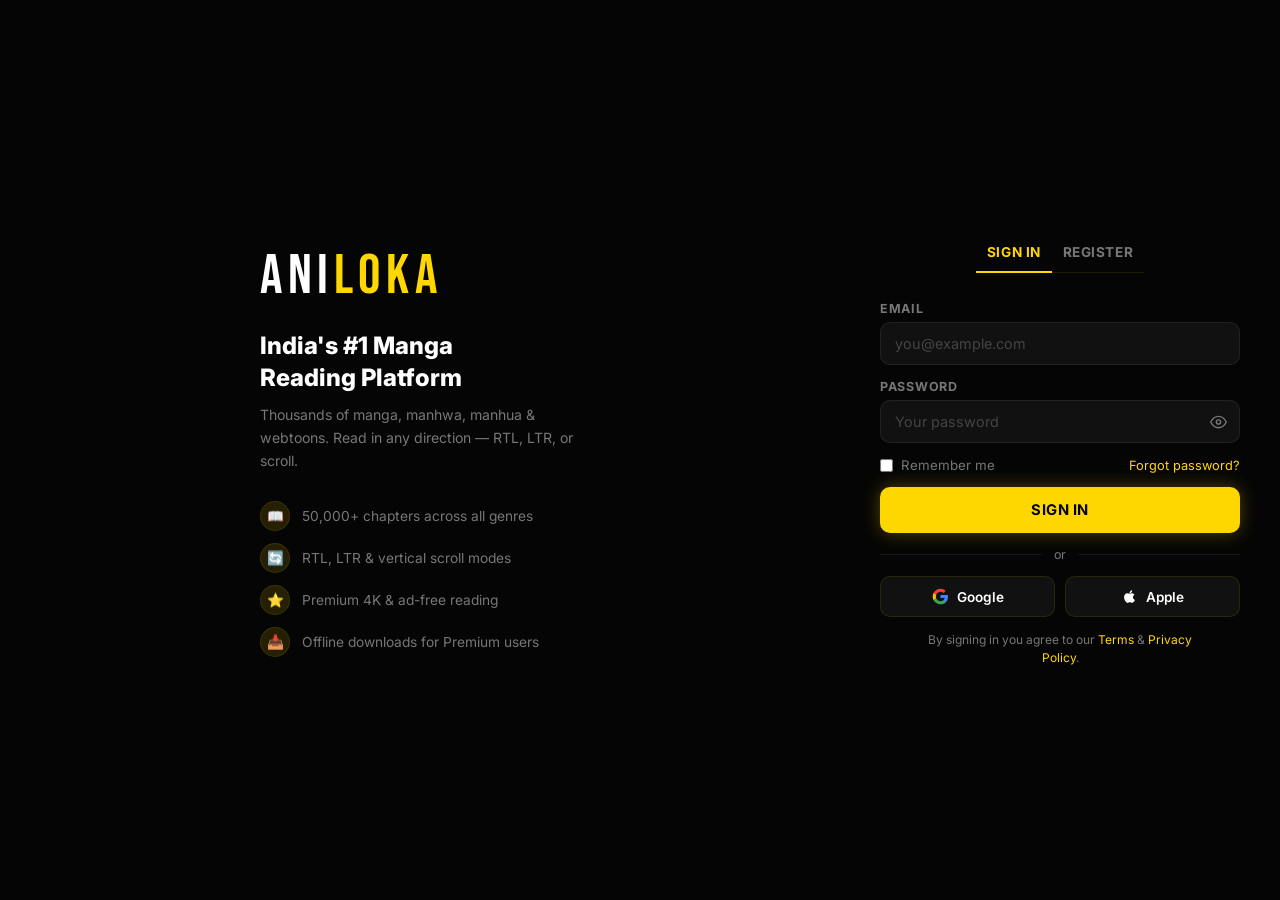
<file: login.html>
<!DOCTYPE html>
<html lang="en">
<head>
<meta charset="UTF-8"><meta name="viewport" content="width=device-width,initial-scale=1">
<title>AniLoka Manga — Sign In</title>
<link rel="stylesheet" href="style.css">
<style>
body{min-height:100vh;display:flex;align-items:stretch;overflow-x:hidden}
.auth-left{flex:1;position:relative;display:flex;align-items:center;justify-content:center;overflow:hidden}
@media(max-width:780px){.auth-left{display:none}}
.al-bg{position:absolute;inset:0;background:url('https://images.unsplash.com/photo-1578632767115-351597cf2477?w=900&q=80') center/cover}
.al-bg::after{content:'';position:absolute;inset:0;background:linear-gradient(to right,rgba(5,5,5,.2),rgba(5,5,5,.88))}
.al-content{position:relative;z-index:2;padding:48px;max-width:460px}
.al-brand{font-family:'Bebas Neue',sans-serif;font-size:3.5rem;letter-spacing:.1em;margin-bottom:20px}
.al-brand .ani{color:#fff}.al-brand .loka{color:var(--accent)}
.al-headline{font-size:1.5rem;font-weight:800;color:#fff;margin-bottom:10px;line-height:1.3}
.al-sub{color:var(--text-dim);font-size:.88rem;line-height:1.65;max-width:320px}
.al-feats{margin-top:28px;display:flex;flex-direction:column;gap:12px}
.al-feat{display:flex;align-items:center;gap:12px;color:var(--text-dim);font-size:.86rem}
.al-feat-icon{width:30px;height:30px;border-radius:50%;background:var(--accent-dim);border:1px solid var(--border);display:flex;align-items:center;justify-content:center;flex-shrink:0;font-size:.85rem}
.auth-right{width:440px;max-width:100vw;display:flex;flex-direction:column;align-items:center;justify-content:center;padding:44px 38px;background:var(--bg);position:relative}
@media(max-width:780px){.auth-right{width:100%;padding:32px 22px}}
.a-logo-m{display:none;font-family:'Bebas Neue',sans-serif;font-size:2.4rem;letter-spacing:.1em;margin-bottom:28px;text-align:center}
.a-logo-m .ani{color:#fff}.a-logo-m .loka{color:var(--accent)}
@media(max-width:780px){.a-logo-m{display:block}}
.a-tabs{display:flex;margin-bottom:28px;border-bottom:1px solid var(--border)}
.a-tab{flex:1;padding:11px;text-align:center;font-weight:700;font-size:.85rem;letter-spacing:.04em;text-transform:uppercase;color:var(--text-dim);cursor:pointer;transition:color .2s;border-bottom:2px solid transparent;margin-bottom:-1px}
.a-tab.active{color:var(--accent);border-bottom-color:var(--accent)}
.a-form{display:flex;flex-direction:column;gap:14px;width:100%;max-width:360px}
.a-form.gone{display:none}
.social-row{display:flex;gap:10px}
.social-btn{flex:1;display:flex;align-items:center;justify-content:center;gap:8px;padding:11px;border-radius:var(--radius);border:1px solid var(--border);background:var(--card);color:#fff;font-size:.85rem;font-weight:600;transition:border-color .2s,background .2s;cursor:pointer}
.social-btn:hover{border-color:var(--accent);background:var(--card2)}
.forgot-link{font-size:.8rem;color:var(--accent);align-self:flex-end;margin-top:-6px;transition:opacity .2s;cursor:pointer}
.forgot-link:hover{opacity:.65}
.a-submit{width:100%;padding:14px;font-size:.92rem}
.a-note{font-size:.75rem;color:var(--text-dim);text-align:center;max-width:300px;margin:0 auto;line-height:1.5}
.a-note a{color:var(--accent)}
#forgotWrap{display:none;flex-direction:column;gap:14px;width:100%;max-width:360px}
#forgotWrap.show{display:flex}
.back-btn{display:flex;align-items:center;gap:6px;color:var(--text-dim);font-size:.83rem;cursor:pointer;transition:color .2s;margin-bottom:4px}
.back-btn:hover{color:#fff}
.success-wrap{display:none;flex-direction:column;align-items:center;gap:14px;text-align:center}
.success-wrap.show{display:flex}
.success-icon{width:68px;height:68px;border-radius:50%;background:var(--accent-dim);border:2px solid var(--accent);display:flex;align-items:center;justify-content:center;font-size:1.8rem;animation:popIn .4s cubic-bezier(.34,1.56,.64,1)}
@keyframes popIn{from{transform:scale(0)}to{transform:scale(1)}}
</style>
</head>
<body class="page-in">
<div class="auth-left">
  <div class="al-bg"></div>
  <div class="al-content">
    <div class="al-brand"><span class="ani">Ani</span><span class="loka">Loka</span></div>
    <div class="al-headline">India's #1 Manga<br>Reading Platform</div>
    <p class="al-sub">Thousands of manga, manhwa, manhua & webtoons. Read in any direction — RTL, LTR, or scroll.</p>
    <div class="al-feats">
      <div class="al-feat"><div class="al-feat-icon">📖</div><span>50,000+ chapters across all genres</span></div>
      <div class="al-feat"><div class="al-feat-icon">🔄</div><span>RTL, LTR & vertical scroll modes</span></div>
      <div class="al-feat"><div class="al-feat-icon">⭐</div><span>Premium 4K & ad-free reading</span></div>
      <div class="al-feat"><div class="al-feat-icon">📥</div><span>Offline downloads for Premium users</span></div>
    </div>
  </div>
</div>

<div class="auth-right">
  <div class="a-logo-m"><span class="ani">Ani</span><span class="loka">Loka</span></div>
  <div class="a-tabs" id="aTabs">
    <div class="a-tab active" data-t="login" onclick="switchTab('login')">Sign In</div>
    <div class="a-tab"       data-t="signup" onclick="switchTab('signup')">Register</div>
  </div>

  <!-- LOGIN -->
  <form class="a-form" id="loginForm" onsubmit="doLogin(event)" novalidate>
    <div class="form-group">
      <label class="form-label">Email</label>
      <input type="email" class="form-input" id="lEmail" placeholder="you@example.com" autocomplete="email">
      <span class="form-error" id="lEmailE">Enter a valid email.</span>
    </div>
    <div class="form-group">
      <label class="form-label">Password</label>
      <div class="pw-wrap">
        <input type="password" class="form-input" id="lPw" placeholder="Your password" autocomplete="current-password">
        <button type="button" class="pw-eye" onclick="toggleEye('lPw',this)">
          <svg width="17" height="17" viewBox="0 0 24 24" fill="none" stroke="currentColor" stroke-width="2"><path d="M1 12s4-8 11-8 11 8 11 8-4 8-11 8-11-8-11-8z"/><circle cx="12" cy="12" r="3"/></svg>
        </button>
      </div>
      <span class="form-error" id="lPwE">Password required.</span>
    </div>
    <div style="display:flex;justify-content:space-between;align-items:center;flex-wrap:wrap;gap:6px">
      <label style="display:flex;align-items:center;gap:8px;cursor:pointer;font-size:.83rem;color:var(--text-dim)">
        <input type="checkbox" id="remMe" style="accent-color:var(--accent)"> Remember me
      </label>
      <span class="forgot-link" onclick="showForgot()">Forgot password?</span>
    </div>
    <button type="submit" class="btn btn-primary a-submit">Sign In</button>
    <div class="divider">or</div>
    <div class="social-row">
      <button type="button" class="social-btn" onclick="socialAuth('Google')">
        <svg width="17" height="17" viewBox="0 0 24 24"><path d="M22.56 12.25c0-.78-.07-1.53-.2-2.25H12v4.26h5.92c-.26 1.37-1.04 2.53-2.21 3.31v2.77h3.57c2.08-1.92 3.28-4.74 3.28-8.09z" fill="#4285F4"/><path d="M12 23c2.97 0 5.46-.98 7.28-2.66l-3.57-2.77c-.98.66-2.23 1.06-3.71 1.06-2.86 0-5.29-1.93-6.16-4.53H2.18v2.84C3.99 20.53 7.7 23 12 23z" fill="#34A853"/><path d="M5.84 14.09c-.22-.66-.35-1.36-.35-2.09s.13-1.43.35-2.09V7.07H2.18C1.43 8.55 1 10.22 1 12s.43 3.45 1.18 4.93l2.85-2.22z" fill="#FBBC05"/><path d="M12 5.38c1.62 0 3.06.56 4.21 1.64l3.15-3.15C17.45 2.09 14.97 1 12 1 7.7 1 3.99 3.47 2.18 7.07l3.66 2.84c.87-2.6 3.3-4.53 6.16-4.53z" fill="#EA4335"/></svg>
        Google
      </button>
      <button type="button" class="social-btn" onclick="socialAuth('Apple')">
        <svg width="17" height="17" viewBox="0 0 24 24" fill="currentColor"><path d="M17.05 20.28c-.98.95-2.05.8-3.08.35-1.09-.46-2.09-.48-3.24 0-1.44.62-2.2.44-3.06-.35C2.79 15.25 3.51 7.7 9.05 7.4c1.29.07 2.17.72 2.93.72.76 0 2.18-.89 3.67-.76 1.54.13 2.69.83 3.41 2.07-3.15 1.89-2.64 5.9.58 7.48-.68 1.43-1.59 2.83-2.59 3.37zM12.03 7.25c-.15-2.23 1.66-4.07 3.74-4.25.29 2.58-2.34 4.5-3.74 4.25z"/></svg>
        Apple
      </button>
    </div>
    <p class="a-note">By signing in you agree to our <a href="#">Terms</a> & <a href="#">Privacy Policy</a>.</p>
  </form>

  <!-- SIGNUP -->
  <form class="a-form gone" id="signupForm" onsubmit="doSignup(event)" novalidate>
    <div class="form-group">
      <label class="form-label">Full Name</label>
      <input type="text" class="form-input" id="sName" placeholder="Your name" autocomplete="name">
      <span class="form-error" id="sNameE">Name required.</span>
    </div>
    <div class="form-group">
      <label class="form-label">Email</label>
      <input type="email" class="form-input" id="sEmail" placeholder="you@example.com" autocomplete="email">
      <span class="form-error" id="sEmailE">Enter a valid email.</span>
    </div>
    <div class="form-group">
      <label class="form-label">Password</label>
      <div class="pw-wrap">
        <input type="password" class="form-input" id="sPw" placeholder="Min 8 characters" autocomplete="new-password">
        <button type="button" class="pw-eye" onclick="toggleEye('sPw',this)">
          <svg width="17" height="17" viewBox="0 0 24 24" fill="none" stroke="currentColor" stroke-width="2"><path d="M1 12s4-8 11-8 11 8 11 8-4 8-11 8-11-8-11-8z"/><circle cx="12" cy="12" r="3"/></svg>
        </button>
      </div>
      <span class="form-error" id="sPwE">Min 8 characters.</span>
    </div>
    <div class="form-group">
      <label class="form-label">Confirm Password</label>
      <div class="pw-wrap">
        <input type="password" class="form-input" id="sPwC" placeholder="Re-enter password" autocomplete="new-password">
        <button type="button" class="pw-eye" onclick="toggleEye('sPwC',this)">
          <svg width="17" height="17" viewBox="0 0 24 24" fill="none" stroke="currentColor" stroke-width="2"><path d="M1 12s4-8 11-8 11 8 11 8-4 8-11 8-11-8-11-8z"/><circle cx="12" cy="12" r="3"/></svg>
        </button>
      </div>
      <span class="form-error" id="sPwCE">Passwords don't match.</span>
    </div>
    <label style="display:flex;align-items:center;gap:8px;cursor:pointer;font-size:.83rem;color:var(--text-dim)">
      <input type="checkbox" id="agreeChk" style="accent-color:var(--accent)">
      I agree to the <a href="#" style="color:var(--accent);margin-left:3px">Terms</a>&nbsp;&&nbsp;<a href="#" style="color:var(--accent)">Privacy</a>
    </label>
    <span class="form-error" id="agreeE">You must agree to continue.</span>
    <button type="submit" class="btn btn-primary a-submit">Create Account</button>
    <p class="a-note">Already have an account? <a onclick="switchTab('login')" style="cursor:pointer">Sign in</a></p>
  </form>

  <!-- FORGOT -->
  <div id="forgotWrap">
    <div class="back-btn" onclick="hideForgot()">
      <svg width="15" height="15" viewBox="0 0 24 24" fill="none" stroke="currentColor" stroke-width="2"><polyline points="15 18 9 12 15 6"/></svg> Back
    </div>
    <div style="font-size:1.3rem;font-weight:800;color:#fff">Reset Password</div>
    <p style="color:var(--text-dim);font-size:.85rem">We'll send a reset link to your email.</p>
    <div class="form-group" style="width:100%;max-width:360px">
      <label class="form-label">Email</label>
      <input type="email" class="form-input" id="fEmail" placeholder="you@example.com">
      <span class="form-error" id="fEmailE">Enter a valid email.</span>
    </div>
    <button class="btn btn-primary" style="width:100%;max-width:360px;padding:14px" onclick="doForgot()">Send Reset Link</button>
  </div>

  <!-- SUCCESS -->
  <div class="success-wrap" id="successWrap">
    <div class="success-icon">✓</div>
    <div style="font-size:1.3rem;font-weight:800;color:#fff" id="successTitle">Welcome!</div>
    <p style="color:var(--text-dim);font-size:.86rem" id="successMsg">Redirecting…</p>
    <div class="spinner"></div>
  </div>
</div>

<script src="app.js"></script>
<script>
if(AL.user) location.href='home.html';
function switchTab(t){
  document.querySelectorAll('.a-tab').forEach(x=>x.classList.toggle('active',x.dataset.t===t));
  document.getElementById('loginForm').classList.toggle('gone',t!=='login');
  document.getElementById('signupForm').classList.toggle('gone',t!=='signup');
  document.getElementById('aTabs').style.display='';
  hideForgot();
}
function toggleEye(id,btn){
  const i=document.getElementById(id); const show=i.type==='password';
  i.type=show?'text':'password';
  btn.innerHTML=show
    ?`<svg width="17" height="17" viewBox="0 0 24 24" fill="none" stroke="currentColor" stroke-width="2"><path d="M17.94 17.94A10.07 10.07 0 0 1 12 20c-7 0-11-8-11-8a18.45 18.45 0 0 1 5.06-5.94M9.9 4.24A9.12 9.12 0 0 1 12 4c7 0 11 8 11 8a18.5 18.5 0 0 1-2.16 3.19m-6.72-1.07a3 3 0 1 1-4.24-4.24"/><line x1="1" y1="1" x2="23" y2="23"/></svg>`
    :`<svg width="17" height="17" viewBox="0 0 24 24" fill="none" stroke="currentColor" stroke-width="2"><path d="M1 12s4-8 11-8 11 8 11 8-4 8-11 8-11-8-11-8z"/><circle cx="12" cy="12" r="3"/></svg>`;
}
function err(fid,eid,msg,show){
  const f=document.getElementById(fid),e=document.getElementById(eid);
  if(f)f.classList.toggle('err',show);
  if(e){if(msg)e.textContent=msg;e.classList.toggle('show',show)}
  return show;
}
function doLogin(e){
  e.preventDefault();
  const email=document.getElementById('lEmail').value.trim();
  const pw=document.getElementById('lPw').value;
  let ok=true;
  if(!/^[^\s@]+@[^\s@]+\.[^\s@]+$/.test(email)){err('lEmail','lEmailE','Enter a valid email.',true);ok=false}else err('lEmail','lEmailE','',false);
  if(!pw){err('lPw','lPwE','Password required.',true);ok=false}else err('lPw','lPwE','',false);
  if(!ok)return;
  const stored=localStorage.getItem('al_reg_'+email);
  if(stored){const u=JSON.parse(stored);if(u.password!==pw){err('lPw','lPwE','Incorrect password.',true);return;}loginSuccess(u);}
  else loginSuccess({name:email.split('@')[0],email,plan:'free'});
}
function doSignup(e){
  e.preventDefault();
  const name=document.getElementById('sName').value.trim();
  const email=document.getElementById('sEmail').value.trim();
  const pw=document.getElementById('sPw').value;
  const pwc=document.getElementById('sPwC').value;
  const agree=document.getElementById('agreeChk').checked;
  let ok=true;
  if(!name){err('sName','sNameE','Name required.',true);ok=false}else err('sName','sNameE','',false);
  if(!/^[^\s@]+@[^\s@]+\.[^\s@]+$/.test(email)){err('sEmail','sEmailE','Valid email required.',true);ok=false}else err('sEmail','sEmailE','',false);
  if(pw.length<8){err('sPw','sPwE','Min 8 characters.',true);ok=false}else err('sPw','sPwE','',false);
  if(pw!==pwc){err('sPwC','sPwCE','Passwords don\'t match.',true);ok=false}else err('sPwC','sPwCE','',false);
  const ae=document.getElementById('agreeE');
  if(!agree){ae.classList.add('show');ok=false}else ae.classList.remove('show');
  if(!ok)return;
  const u={name,email,plan:'free',password:pw};
  localStorage.setItem('al_reg_'+email,JSON.stringify(u));
  loginSuccess(u);
}
function loginSuccess(u){
  AL.user={name:u.name,email:u.email,plan:u.plan||'free'};
  document.getElementById('loginForm').classList.add('gone');
  document.getElementById('signupForm').classList.add('gone');
  document.getElementById('aTabs').style.display='none';
  const sw=document.getElementById('successWrap');
  document.getElementById('successTitle').textContent='Welcome, '+u.name+'!';
  document.getElementById('successMsg').textContent='Taking you to your reading feed…';
  sw.classList.add('show');
  setTimeout(()=>location.href='home.html',2000);
}
function showForgot(){
  document.getElementById('loginForm').classList.add('gone');
  document.getElementById('aTabs').style.display='none';
  document.getElementById('forgotWrap').classList.add('show');
}
function hideForgot(){
  document.getElementById('forgotWrap').classList.remove('show');
  document.getElementById('aTabs').style.display='';
  document.getElementById('loginForm').classList.remove('gone');
}
function doForgot(){
  const v=document.getElementById('fEmail').value.trim();
  if(!/^[^\s@]+@[^\s@]+\.[^\s@]+$/.test(v)){
    document.getElementById('fEmail').classList.add('err');
    document.getElementById('fEmailE').classList.add('show');return;
  }
  document.getElementById('fEmail').classList.remove('err');
  document.getElementById('fEmailE').classList.remove('show');
  toast('Reset link sent to '+v,'ok');
  setTimeout(hideForgot,1600);
}
function socialAuth(p){toast(p+' login coming soon!','info')}
</script>
</body>
</html>
</file>
<file: style.css>
/* =============================================
   ANILOKA MANGA — Global Stylesheet
   ============================================= */

@import url('https://fonts.googleapis.com/css2?family=Bebas+Neue&family=Inter:wght@300;400;500;600;700;800;900&display=swap');

:root {
  --gold:        #FFD700;
  --gold-glow:   #FFC107;
  --gold-dim:    rgba(255,215,0,0.13);
  --white:       #FFFFFF;
  --bg:          #050505;
  --bg2:         #0d0d0d;
  --bg3:         #111111;
  --card:        #111111;
  --card2:       #1a1a1a;
  --card3:       #222222;
  --border:      rgba(255,215,0,0.10);
  --border2:     rgba(255,255,255,0.07);
  --text:        #e8e8e8;
  --text-dim:    #777;
  --text-muted:  #444;
  --radius:      10px;
  --radius-lg:   16px;
  --radius-xl:   24px;
  --trans:       0.28s cubic-bezier(.4,0,.2,1);
  --accent:      var(--gold);
  --accent-glow: var(--gold-glow);
  --accent-dim:  var(--gold-dim);
  --glow:        rgba(255,215,0,0.30);
  --prem-bg:     linear-gradient(135deg,#FFD700,#FFC107);
}

body.premium-theme {
  --accent:      #8A2BE2;
  --accent-glow: #B266FF;
  --accent-dim:  rgba(138,43,226,0.16);
  --glow:        rgba(138,43,226,0.40);
  --prem-bg:     linear-gradient(135deg,#8A2BE2,#B266FF);
  --border:      rgba(138,43,226,0.18);
  --gold:        #8A2BE2;
  --gold-glow:   #B266FF;
  --gold-dim:    rgba(138,43,226,0.14);
}

*,*::before,*::after{box-sizing:border-box;margin:0;padding:0}
html{scroll-behavior:smooth}
body{background:var(--bg);color:var(--text);font-family:'Inter',sans-serif;min-height:100vh;overflow-x:hidden;-webkit-font-smoothing:antialiased}
a{color:inherit;text-decoration:none}
img{display:block;max-width:100%}
button{cursor:pointer;border:none;background:none;font-family:inherit}
input,select,textarea{font-family:inherit}

::-webkit-scrollbar{width:5px;height:5px}
::-webkit-scrollbar-track{background:#0a0a0a}
::-webkit-scrollbar-thumb{background:var(--accent);border-radius:3px}

.hidden{display:none!important}
.accent{color:var(--accent)}
.dim{color:var(--text-dim)}
.glow-text{text-shadow:0 0 24px var(--glow),0 0 64px var(--glow)}

.logo{font-family:'Bebas Neue',sans-serif;letter-spacing:.1em;user-select:none;line-height:1}
.logo .ani{color:#fff}
.logo .loka{color:var(--accent)}
.logo small{font-size:.38em;color:var(--text-dim);letter-spacing:.16em;display:block;margin-top:-2px}

.btn{display:inline-flex;align-items:center;justify-content:center;gap:8px;padding:11px 26px;border-radius:var(--radius);font-weight:700;font-size:.875rem;letter-spacing:.04em;text-transform:uppercase;transition:var(--trans);position:relative;overflow:hidden;cursor:pointer;white-space:nowrap}
.btn::after{content:'';position:absolute;inset:0;background:rgba(255,255,255,.06);transform:scaleX(0);transform-origin:left;transition:transform .28s ease}
.btn:hover::after{transform:scaleX(1)}
.btn-primary{background:var(--accent);color:#000;box-shadow:0 0 18px var(--glow)}
.btn-primary:hover{box-shadow:0 0 40px var(--glow),0 0 80px var(--glow);transform:translateY(-1px)}
.btn-secondary{background:rgba(255,255,255,0.07);color:#fff;border:1px solid rgba(255,255,255,.07);backdrop-filter:blur(8px)}
.btn-secondary:hover{background:rgba(255,255,255,.13);border-color:var(--accent)}
.btn-outline{background:transparent;color:var(--accent);border:2px solid var(--accent)}
.btn-outline:hover{background:var(--accent-dim);box-shadow:0 0 18px var(--glow)}
.btn-ghost{background:transparent;color:var(--text-dim);border:1px solid rgba(255,255,255,.07)}
.btn-ghost:hover{color:#fff;border-color:rgba(255,255,255,.2)}
.btn-sm{padding:7px 16px;font-size:.78rem}
.btn-lg{padding:14px 36px;font-size:.95rem}
.btn-icon{padding:9px;border-radius:50%;width:40px;height:40px}

.ripple-wave{position:absolute;border-radius:50%;background:rgba(255,255,255,.18);transform:scale(0);animation:rippleAnim .55s linear;pointer-events:none}
@keyframes rippleAnim{to{transform:scale(4);opacity:0}}

.badge{display:inline-flex;align-items:center;gap:3px;padding:3px 9px;border-radius:20px;font-size:.68rem;font-weight:800;letter-spacing:.07em;text-transform:uppercase}
.badge-free{background:rgba(255,255,255,.1);color:#ccc}
.badge-premium{background:var(--prem-bg);color:#000}
.badge-new{background:#E53935;color:#fff}
.badge-hot{background:linear-gradient(135deg,#FF6B35,#FF3366);color:#fff}
.badge-ongoing{background:rgba(46,213,115,.15);color:#2ed573;border:1px solid rgba(46,213,115,.25)}
.badge-completed{background:rgba(255,215,0,.1);color:var(--accent);border:1px solid var(--border)}

.manga-card{position:relative;border-radius:var(--radius);overflow:hidden;background:var(--card);cursor:pointer;flex-shrink:0;transition:transform var(--trans),box-shadow var(--trans)}
.manga-card:hover{transform:scale(1.05) translateY(-4px);box-shadow:0 16px 48px rgba(0,0,0,.7),0 0 22px var(--glow);z-index:3}
.manga-card img{width:100%;aspect-ratio:2/3;object-fit:cover;transition:transform var(--trans)}
.manga-card:hover img{transform:scale(1.07)}
.manga-card .card-overlay{position:absolute;inset:0;background:linear-gradient(to top,rgba(0,0,0,.95) 0%,rgba(0,0,0,.2) 55%,transparent 100%);opacity:0;transition:opacity var(--trans);display:flex;flex-direction:column;justify-content:flex-end;padding:12px}
.manga-card:hover .card-overlay{opacity:1}
.manga-card .card-title{font-weight:700;font-size:.83rem;color:#fff;margin-bottom:3px;line-height:1.3}
.manga-card .card-meta{font-size:.72rem;color:var(--text-dim);display:flex;gap:6px;flex-wrap:wrap}
.manga-card .card-badges{position:absolute;top:8px;left:8px;display:flex;flex-direction:column;gap:4px}
.manga-card .card-read-btn{position:absolute;bottom:50%;left:50%;transform:translate(-50%,50%) scale(0);background:var(--accent);color:#000;width:44px;height:44px;border-radius:50%;display:flex;align-items:center;justify-content:center;transition:transform var(--trans);font-size:1.1rem;box-shadow:0 0 20px var(--glow)}
.manga-card:hover .card-read-btn{transform:translate(-50%,50%) scale(1)}
.manga-card .card-chapter{position:absolute;top:8px;right:8px;background:rgba(0,0,0,.75);backdrop-filter:blur(6px);color:var(--accent);font-size:.68rem;font-weight:700;padding:3px 8px;border-radius:6px;border:1px solid var(--border)}

.row-section{padding:0 4vw;margin-bottom:44px}
.row-header{display:flex;align-items:center;justify-content:space-between;margin-bottom:14px}
.row-title{font-family:'Bebas Neue',sans-serif;font-size:1.55rem;letter-spacing:.04em;color:#fff}
.row-title span{color:var(--accent)}
.row-eyebrow{font-size:.7rem;font-weight:700;letter-spacing:.16em;text-transform:uppercase;color:var(--accent);margin-bottom:5px;padding:0 4vw}
.row-see-all{font-size:.78rem;color:var(--accent);font-weight:700;text-transform:uppercase;letter-spacing:.06em;transition:opacity .2s}
.row-see-all:hover{opacity:.65}
.row-scroller{display:flex;gap:14px;overflow-x:auto;padding-bottom:10px;scroll-snap-type:x mandatory;-ms-overflow-style:none;scrollbar-width:none}
.row-scroller::-webkit-scrollbar{display:none}
.row-scroller .manga-card{width:150px;scroll-snap-align:start}
@media(min-width:600px){.row-scroller .manga-card{width:170px}}
@media(min-width:1000px){.row-scroller .manga-card{width:190px}}

#navbar{position:fixed;top:0;left:0;right:0;z-index:1000;height:62px;display:flex;align-items:center;padding:0 4vw;gap:16px;transition:background var(--trans),box-shadow var(--trans)}
#navbar.scrolled{background:rgba(5,5,5,.96);backdrop-filter:blur(14px);box-shadow:0 2px 24px rgba(0,0,0,.6);border-bottom:1px solid var(--border)}
.nav-logo{font-size:1.9rem;margin-right:28px;flex-shrink:0}
.nav-links{display:flex;gap:20px;align-items:center;flex:1}
.nav-link{font-size:.86rem;font-weight:500;color:var(--text-dim);transition:color .2s;position:relative;white-space:nowrap}
.nav-link:hover,.nav-link.active{color:#fff}
.nav-link.active::after{content:'';position:absolute;bottom:-4px;left:0;right:0;height:2px;background:var(--accent);border-radius:1px}
.nav-right{display:flex;align-items:center;gap:10px;margin-left:auto}
.nav-icon-btn{width:38px;height:38px;border-radius:50%;display:flex;align-items:center;justify-content:center;color:var(--text-dim);transition:color .2s,background .2s;flex-shrink:0}
.nav-icon-btn:hover{color:#fff;background:rgba(255,255,255,.08)}
.nav-avatar{width:34px;height:34px;border-radius:50%;border:2px solid var(--accent);background:var(--card2);display:flex;align-items:center;justify-content:center;font-weight:800;font-size:.85rem;color:var(--accent);cursor:pointer;box-shadow:0 0 10px var(--glow);flex-shrink:0}
.nav-hamburger{display:none;width:38px;height:38px;flex-direction:column;gap:5px;align-items:center;justify-content:center}
.nav-hamburger span{width:20px;height:2px;background:#fff;border-radius:1px;transition:var(--trans)}
@media(max-width:820px){
  .nav-links{display:none}
  .nav-hamburger{display:flex}
  .nav-links.open{display:flex;flex-direction:column;gap:0;position:fixed;top:62px;left:0;right:0;background:rgba(5,5,5,.98);backdrop-filter:blur(16px);border-bottom:1px solid var(--border);padding:12px 4vw;z-index:999}
  .nav-links.open .nav-link{padding:13px 0;border-bottom:1px solid rgba(255,255,255,.06);font-size:.95rem}
}

.search-bar{display:flex;align-items:center;gap:10px;background:var(--card);border:1px solid rgba(255,255,255,.07);border-radius:var(--radius);padding:0 14px;transition:border-color .2s,box-shadow .2s}
.search-bar:focus-within{border-color:var(--accent);box-shadow:0 0 0 3px var(--accent-dim)}
.search-bar input{background:transparent;border:none;outline:none;color:#fff;font-size:.88rem;padding:11px 0;flex:1;min-width:0}
.search-bar input::placeholder{color:var(--text-muted)}

.form-group{display:flex;flex-direction:column;gap:6px}
.form-label{font-size:.78rem;font-weight:700;letter-spacing:.06em;text-transform:uppercase;color:var(--text-dim)}
.form-input{background:var(--card);border:1px solid rgba(255,255,255,.07);border-radius:var(--radius);color:#fff;font-size:.9rem;padding:12px 14px;outline:none;width:100%;transition:border-color .2s,box-shadow .2s}
.form-input:focus{border-color:var(--accent);box-shadow:0 0 0 3px var(--accent-dim)}
.form-input.err{border-color:#E53935}
.form-input::placeholder{color:var(--text-muted)}
.form-error{font-size:.76rem;color:#E53935;display:none}
.form-error.show{display:block}
.pw-wrap{position:relative}
.pw-wrap .form-input{padding-right:46px}
.pw-eye{position:absolute;right:13px;top:50%;transform:translateY(-50%);color:var(--text-dim);transition:color .2s;display:flex;align-items:center}
.pw-eye:hover{color:#fff}

#toast-root{position:fixed;bottom:28px;right:28px;z-index:9999;display:flex;flex-direction:column;gap:8px;pointer-events:none}
.toast{background:var(--card2);border:1px solid var(--border);color:#fff;padding:13px 18px;border-radius:var(--radius);font-size:.85rem;font-weight:500;box-shadow:0 8px 32px rgba(0,0,0,.55);display:flex;align-items:center;gap:10px;max-width:320px;animation:toastIn .3s ease forwards;pointer-events:all}
.toast.ok{border-color:var(--accent)}
.toast.err{border-color:#E53935}
@keyframes toastIn{from{opacity:0;transform:translateX(32px)}to{opacity:1;transform:translateX(0)}}
@keyframes toastOut{to{opacity:0;transform:translateX(32px)}}

.spinner{width:36px;height:36px;border-radius:50%;border:3px solid var(--accent-dim);border-top-color:var(--accent);animation:spin .7s linear infinite}
.spinner-sm{width:20px;height:20px;border-width:2px}
@keyframes spin{to{transform:rotate(360deg)}}

.skeleton{background:linear-gradient(90deg,var(--card) 25%,var(--card2) 50%,var(--card) 75%);background-size:200% 100%;animation:shimmer 1.4s infinite;border-radius:6px}
@keyframes shimmer{to{background-position:-200% 0}}

.modal-bg{position:fixed;inset:0;z-index:5000;background:rgba(0,0,0,.82);backdrop-filter:blur(7px);display:flex;align-items:center;justify-content:center;opacity:0;pointer-events:none;transition:opacity .28s}
.modal-bg.open{opacity:1;pointer-events:all}
.modal-box{background:var(--card);border:1px solid var(--border);border-radius:var(--radius-lg);padding:30px 28px;max-width:460px;width:92vw;transform:scale(.94);transition:transform .28s;max-height:90vh;overflow-y:auto}
.modal-bg.open .modal-box{transform:scale(1)}
.modal-head{display:flex;align-items:center;justify-content:space-between;margin-bottom:20px}
.modal-title{font-family:'Bebas Neue',sans-serif;font-size:1.6rem;letter-spacing:.04em}
.modal-close{width:30px;height:30px;border-radius:50%;display:flex;align-items:center;justify-content:center;color:var(--text-dim);transition:color .2s,background .2s}
.modal-close:hover{color:#fff;background:rgba(255,255,255,.08)}

.tabs{display:flex;border-bottom:1px solid rgba(255,255,255,.07)}
.tab{padding:12px 22px;font-size:.85rem;font-weight:700;letter-spacing:.04em;text-transform:uppercase;color:var(--text-dim);cursor:pointer;border-bottom:2px solid transparent;margin-bottom:-1px;transition:color .2s,border-color .2s}
.tab.active{color:var(--accent);border-bottom-color:var(--accent)}
.tab-panel{display:none;padding-top:22px}
.tab-panel.active{display:block}

.prog-bar{height:3px;background:rgba(255,255,255,.08);border-radius:2px;overflow:hidden}
.prog-fill{height:100%;background:var(--accent);border-radius:2px;transition:width .35s ease}

.stars{display:flex;gap:2px;align-items:center}
.star{font-size:.88rem}
.star.on{color:var(--accent)}
.star.off{color:#2a2a2a}

.page-in{animation:pageIn .38s ease forwards}
@keyframes pageIn{from{opacity:0;transform:translateY(14px)}to{opacity:1;transform:translateY(0)}}

.divider{display:flex;align-items:center;gap:12px;color:var(--text-dim);font-size:.78rem}
.divider::before,.divider::after{content:'';flex:1;height:1px;background:rgba(255,255,255,.07)}

.genre-pills{display:flex;gap:8px;overflow-x:auto;padding:0 4vw 4px;-ms-overflow-style:none;scrollbar-width:none;margin-bottom:30px}
.genre-pills::-webkit-scrollbar{display:none}
.genre-pill{flex-shrink:0;padding:7px 18px;border-radius:20px;border:1px solid rgba(255,255,255,.07);background:var(--card);color:var(--text-dim);font-size:.8rem;font-weight:600;cursor:pointer;transition:border-color .2s,color .2s,background .2s;white-space:nowrap}
.genre-pill:hover,.genre-pill.active{border-color:var(--accent);color:var(--accent);background:var(--accent-dim)}

footer{background:var(--bg2);border-top:1px solid var(--border);padding:44px 4vw 24px;margin-top:60px}
.footer-grid{display:grid;grid-template-columns:2fr 1fr 1fr 1fr;gap:40px;margin-bottom:32px}
.footer-logo{font-size:2.2rem;margin-bottom:12px}
.footer-desc{color:var(--text-dim);font-size:.85rem;line-height:1.7;max-width:270px}
.footer-col h4{font-size:.78rem;font-weight:800;letter-spacing:.1em;text-transform:uppercase;color:var(--accent);margin-bottom:14px}
.footer-col a{display:block;color:var(--text-dim);font-size:.85rem;margin-bottom:9px;transition:color .2s}
.footer-col a:hover{color:#fff}
.footer-bottom{border-top:1px solid rgba(255,255,255,.06);padding-top:18px;display:flex;align-items:center;justify-content:space-between;color:var(--text-dim);font-size:.78rem;flex-wrap:wrap;gap:8px}
@media(max-width:760px){.footer-grid{grid-template-columns:1fr 1fr}}
@media(max-width:460px){.footer-grid{grid-template-columns:1fr}}
</file>
